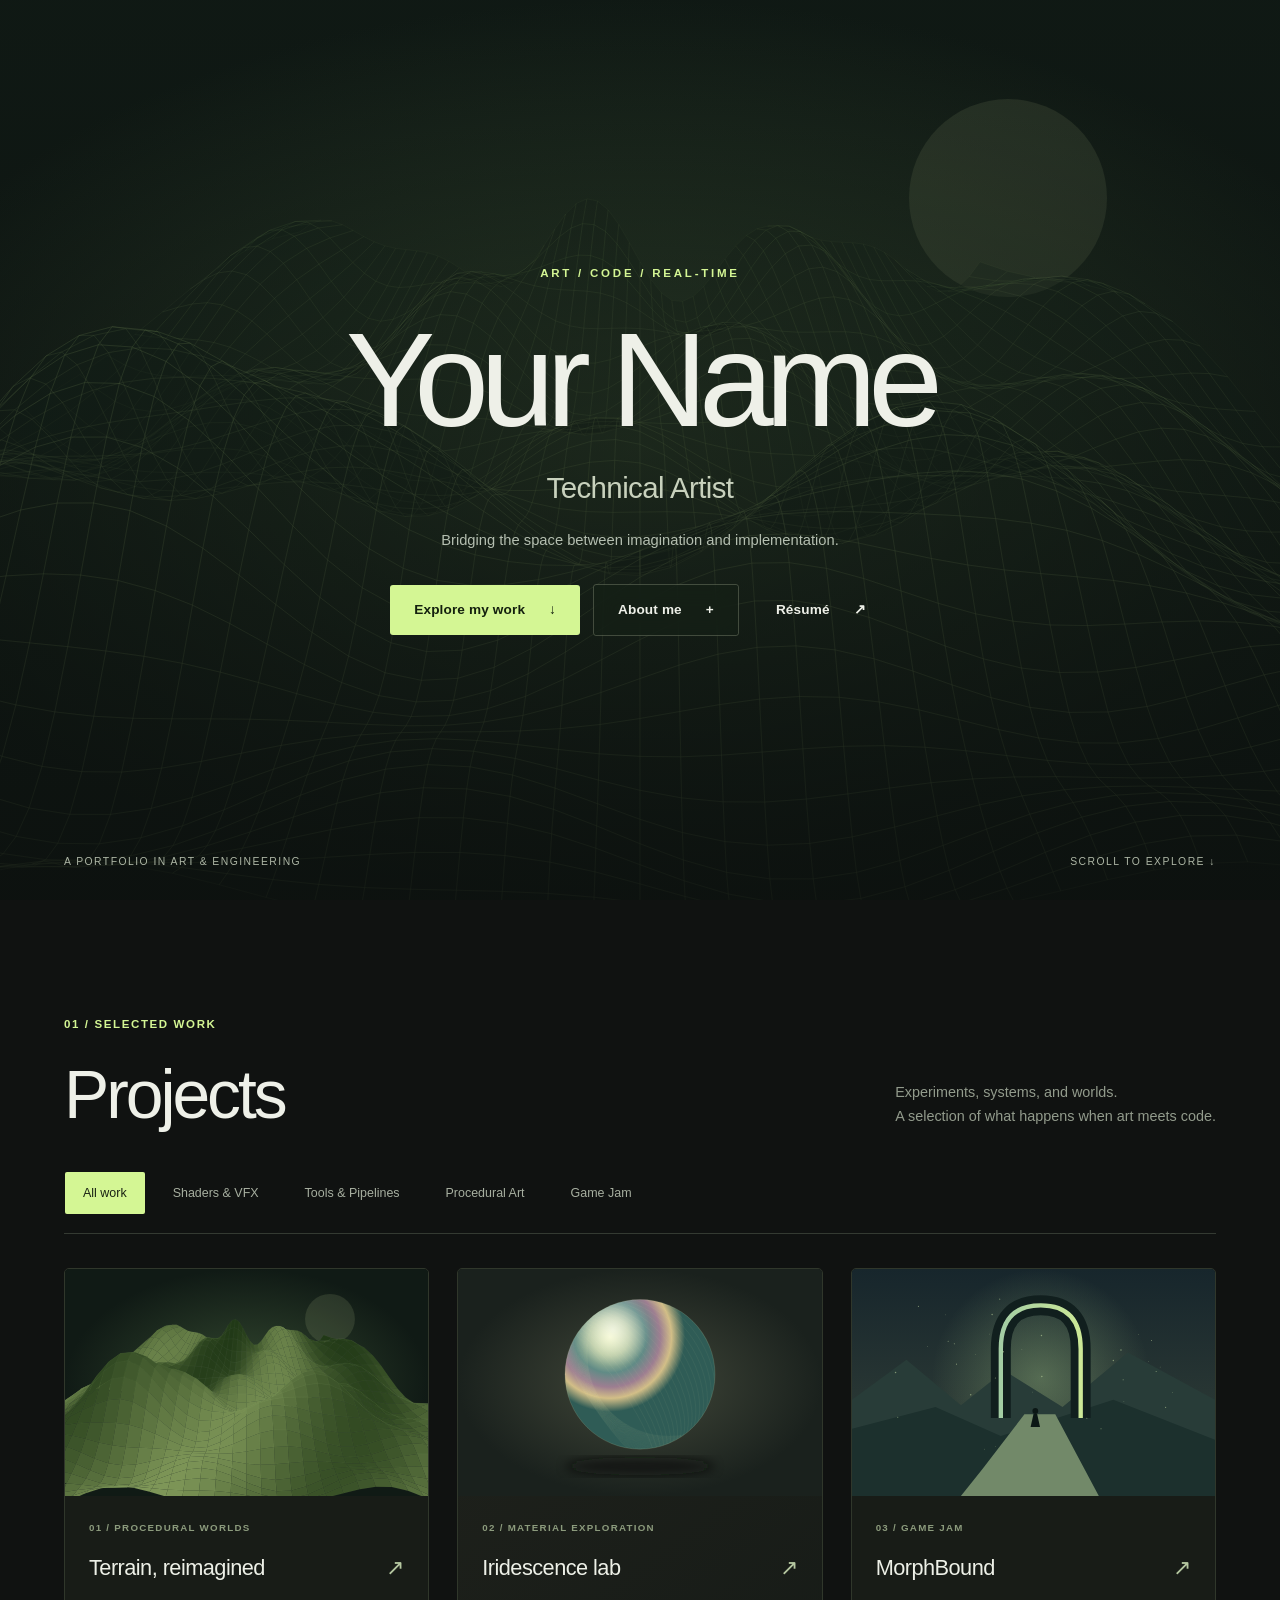
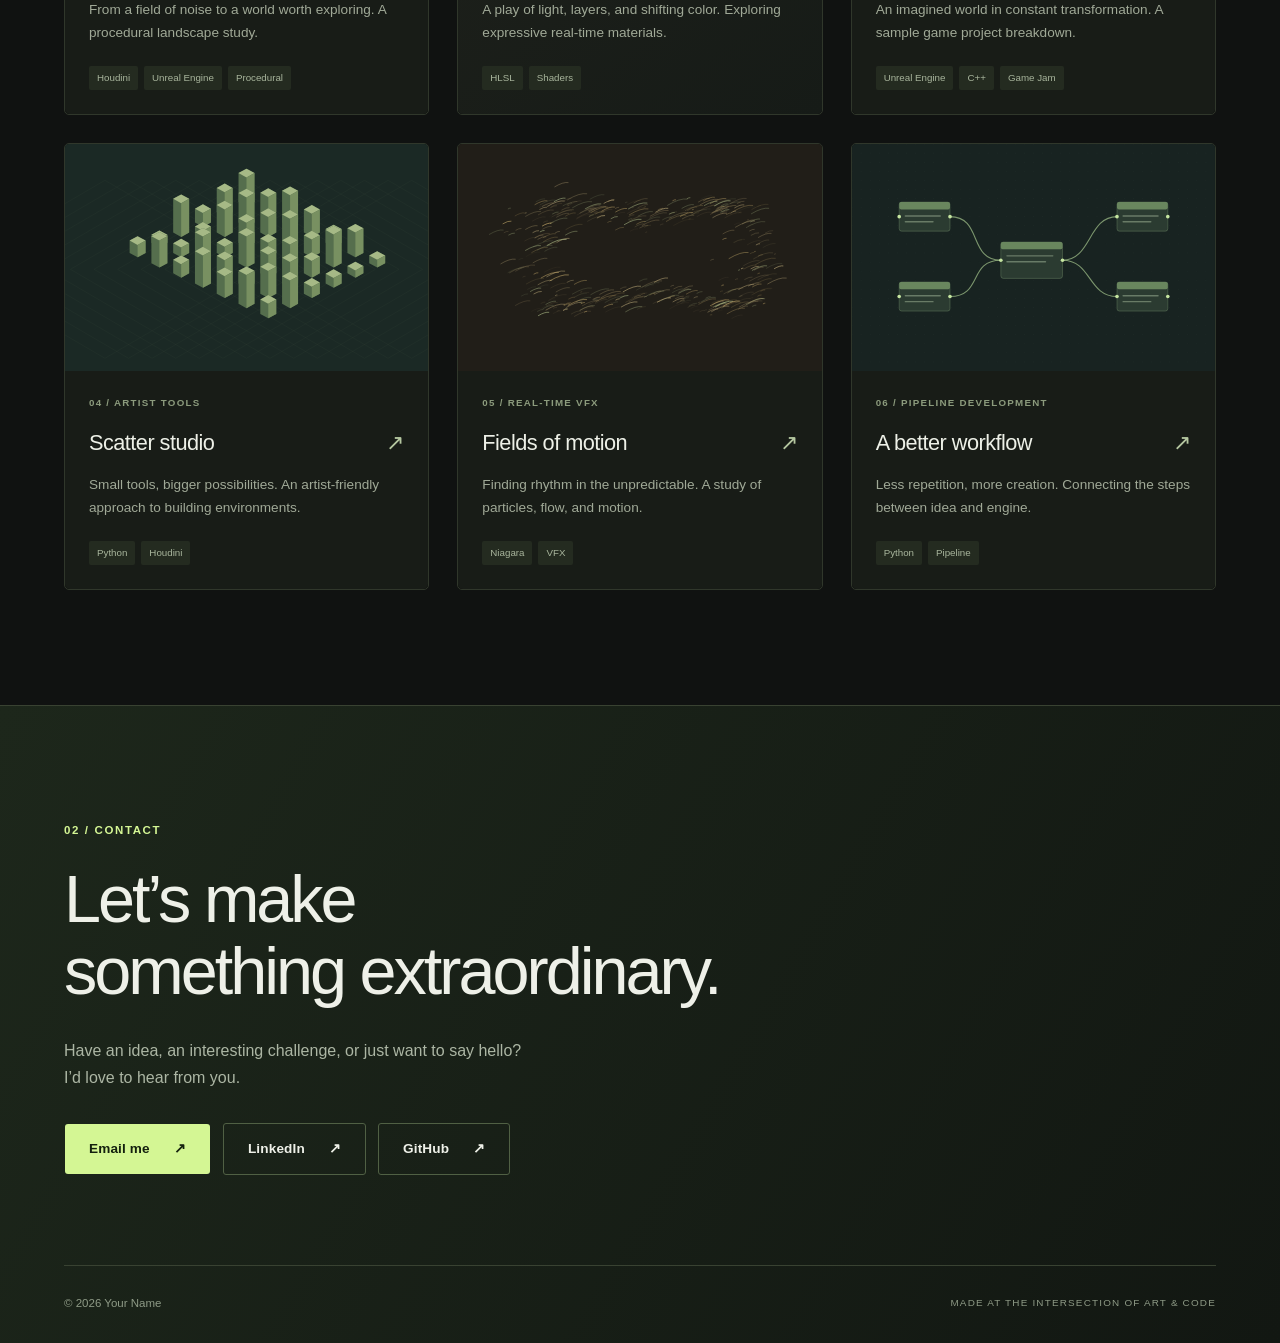
<file: index.html>
<!doctype html>
<html lang="en">
<head>
  <meta charset="utf-8">
  <meta name="viewport" content="width=device-width, initial-scale=1">
  <meta name="theme-color" content="#101211">
  <meta name="description" content="A technical artist portfolio exploring the intersection of art and engineering.">
  <title>Your Name — Technical Artist</title>
  <link rel="icon" href="assets/images/favicon.svg" type="image/svg+xml">
  <link rel="stylesheet" href="css/styles.css">
  <script defer src="config/global.js"></script>
  <script defer src="config/home.js"></script>
  <script defer src="config/projects.js"></script>
  <script defer src="config/project-content.js"></script>
  <script defer src="config/contact.js"></script>
  <script defer src="js/app.js"></script>
</head>
<body>
  <a class="skip-link" href="#projects">Skip to projects</a>
  <main id="portfolio"></main>
  <div id="overlay-root"></div>
  <div id="announcer" class="sr-only" role="status" aria-live="polite"></div>
  <noscript>This portfolio needs JavaScript to display its configurable content. Please enable JavaScript in your browser.</noscript>
</body>
</html>
</file>
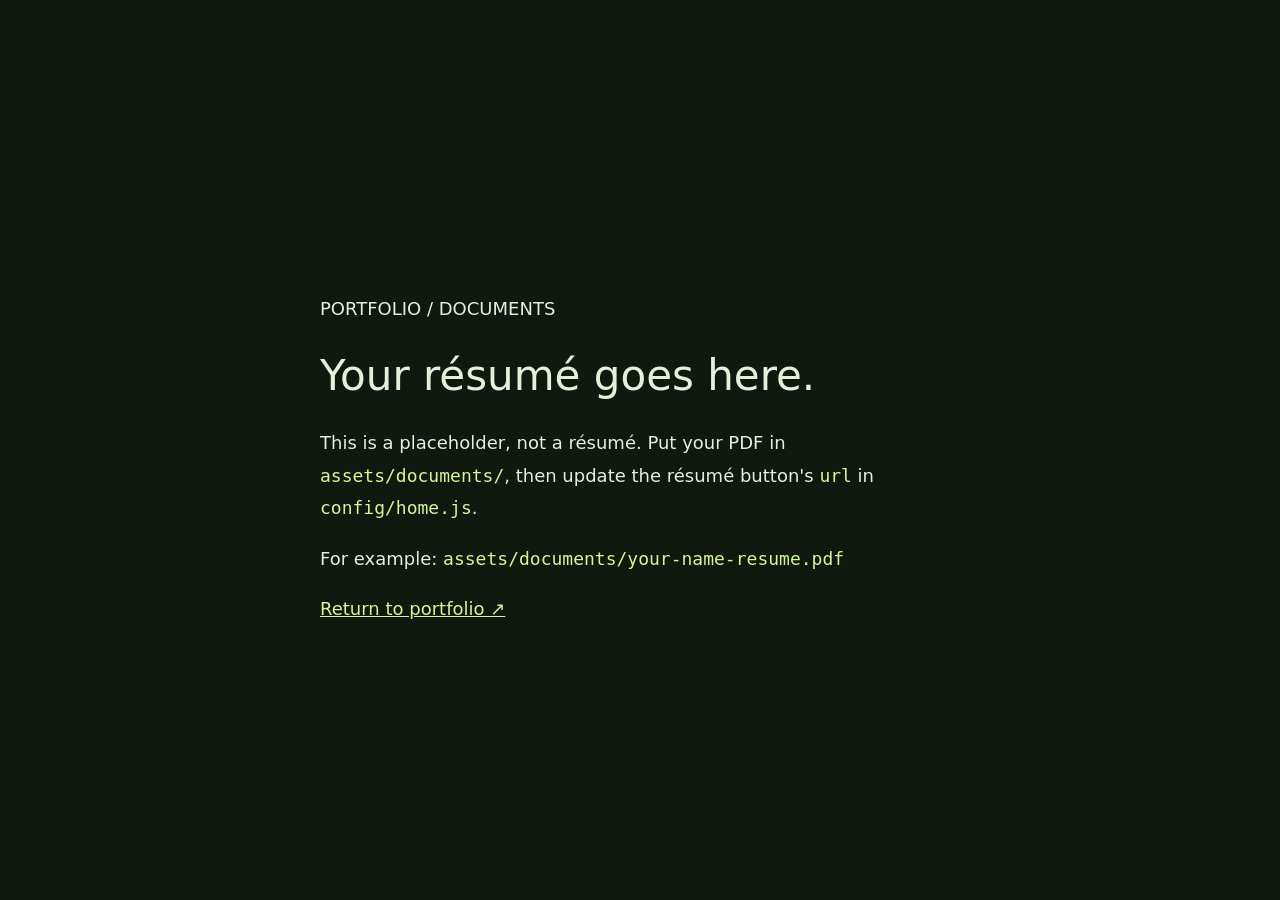
<file: assets/documents/resume-placeholder.html>
<!doctype html><html lang="en"><head><meta charset="utf-8"><meta name="viewport" content="width=device-width, initial-scale=1"><title>Replace your résumé</title><style>body{margin:0;background:#111810;color:#e5efd9;font:18px/1.8 system-ui,sans-serif;display:grid;place-items:center;min-height:100vh}main{max-width:640px;padding:40px}h1{font-size:42px;line-height:1.1;font-weight:500}code{color:#d4f694}a{color:#d4f694}</style></head><body><main><p>PORTFOLIO / DOCUMENTS</p><h1>Your résumé goes here.</h1><p>This is a placeholder, not a résumé. Put your PDF in <code>assets/documents/</code>, then update the résumé button's <code>url</code> in <code>config/home.js</code>.</p><p>For example: <code>assets/documents/your-name-resume.pdf</code></p><a href="../../index.html">Return to portfolio ↗</a></main></body></html>
</file>
<file: css/styles.css>
/* Layout only. Personal content, colors, typography, and component options live in config/. */
*, *::before, *::after { box-sizing: border-box; }
:root { color-scheme: dark; --font: "Segoe UI", Arial, sans-serif; --accent: #d4f694; --duration: 260ms; }
html { margin: 0; scroll-padding-top: 24px; }
body { margin: 0; font-family: var(--font); color: #eef0e8; background: #101211; min-width: 280px; }
body.modal-open { overflow: hidden; }
button, a, input { -webkit-tap-highlight-color: transparent; }
button { font: inherit; color: inherit; }
a { color: inherit; }
button, a { touch-action: manipulation; }
button { cursor: pointer; }
[hidden] { display: none !important; }
h1, h2, h3, h4, p, figure { margin: 0; }
img { display: block; width: 100%; height: 100%; }
picture { display: block; }
button:focus-visible, a:focus-visible, pre:focus-visible { outline: 2px solid var(--focus); outline-offset: 5px; }
section:focus, h3:focus, main:focus { outline: none; }
::selection { background: #b9dc7e; color: #172012; }
.surface { position: relative; isolation: isolate; }
.surface::before { content: ""; position: absolute; inset: 0; border-radius: inherit; background: var(--surface-bg, transparent); opacity: var(--surface-opacity, 1); z-index: -1; pointer-events: none; transition: opacity var(--duration); }
.button:hover::before, .project-card:hover::before { background: var(--surface-hover, var(--surface-bg)); opacity: var(--surface-hover-opacity, 1); }
.container { width: min(100%, var(--max-width)); margin-inline: auto; }
.section { padding: var(--section-gap) var(--page-pad); }
.eyebrow { margin-bottom: 24px; }
.hero { height: 100svh; min-height: 0; display: flex; align-items: center; justify-content: center; padding: 60px var(--page-pad); overflow: hidden; }
.hero-image, .hero-overlay { position: absolute; inset: 0; pointer-events: none; }
.hero-image { z-index: -1; }
.hero-image picture, .hero-image img { width: 100%; height: 100%; }
.hero-overlay { z-index: 0; }
.hero-content { z-index: 1; width: 100%; margin: auto; max-height: 100%; overflow-y: auto; scrollbar-width: thin; }
.hero-content .eyebrow { margin-bottom: 28px; }
.hero-role { margin-top: 16px; }
.hero-description { margin-top: 16px; }
.button-group { display: flex; flex-wrap: wrap; align-items: center; gap: 12px; }
.hero .button-group { justify-content: center; }
.button { display: inline-flex; align-items: center; justify-content: center; gap: 18px; color: inherit; text-decoration: none; background: transparent; border: 0; flex-shrink: 0; max-width: 100%; transition: transform var(--duration), border-color var(--duration); }
.button span { overflow-wrap: anywhere; }
.button:hover { transform: translateY(-2px); }
.button[aria-disabled="true"] { opacity: .5; cursor: default; }
.button-icon { flex-shrink: 0; }
.hero-footer { position: absolute; left: var(--page-pad); right: var(--page-pad); bottom: 30px; z-index: 1; display: flex; justify-content: space-between; gap: 24px; }
.section-heading { display: flex; align-items: flex-end; justify-content: space-between; gap: 32px; margin-bottom: 38px; }
.section-description { max-width: 370px; padding-bottom: 4px; }
.categories { display: flex; flex-wrap: wrap; margin-bottom: 34px; padding-block: 0 18px; border-bottom: 1px solid var(--line); }
.project-panel { scroll-margin-top: 22px; }
.project-grid { display: grid; grid-template-columns: repeat(var(--desktop-columns, 3), minmax(0, 1fr)); align-items: stretch; }
.project-card { overflow: hidden; display: flex; flex-direction: column; transition: transform var(--duration), border-color var(--duration); }
.project-card:hover { transform: translateY(-5px); }
.project-card:focus-within { outline: 2px solid var(--focus); outline-offset: 5px; }
.card-thumbnail { overflow: hidden; }
.card-thumbnail img { transition: transform 600ms; }
.project-card:hover .card-thumbnail img { transform: scale(1.035); }
.card-body { flex: 1; display: flex; flex-direction: column; }
.card-kicker { margin-bottom: 14px; }
.card-title-line { display: flex; align-items: center; justify-content: space-between; gap: 12px; }
.card-arrow { flex-shrink: 0; }
.card-description { margin-top: 12px; margin-bottom: 22px; }
.tags { display: flex; flex-wrap: wrap; align-items: center; gap: 6px; margin-top: auto; }
.tag { display: inline-flex; max-width: 100%; }
.tag span { overflow-wrap: anywhere; }
.card-action { position: absolute; inset: 0; z-index: 2; width: 100%; border: 0; background: transparent; border-radius: inherit; }
.card-action:focus { outline: none; }
.empty-state { padding: 40px 0; }
.detail-navigation { display: flex; align-items: center; justify-content: space-between; gap: 20px; padding: 20px 0; border-bottom: 1px solid var(--line); margin-bottom: 36px; }
.breadcrumb { overflow-wrap: anywhere; }
.detail-title { margin-bottom: 22px; }
.detail-intro { max-width: 850px; margin-bottom: 38px; }
.content-section { margin-bottom: 28px; }
.content-title { margin-bottom: 16px; }
.content-description { max-width: 900px; margin-bottom: 28px; }
.media-grid { display: grid; grid-template-columns: repeat(var(--media-columns, 2), minmax(0, 1fr)); gap: 16px; }
.code-grid { grid-template-columns: minmax(0, 1fr); }
.media-image, .media-video { min-width: 0; }
.image-trigger { display: block; width: 100%; border: 0; padding: 0; background: transparent; overflow: hidden; border-radius: var(--radius); cursor: zoom-in; }
figcaption { margin-top: 12px; }
.video-stage { position: relative; background: #0d120c; border-radius: var(--radius); overflow: hidden; display: grid; place-items: center; }
.video-stage picture { position: absolute; inset: 0; }
.video-stage picture::after { content: ""; position: absolute; inset: 0; background: #0004; }
.video-stage iframe { width: 100%; height: 100%; position: absolute; inset: 0; border: 0; }
.video-play { z-index: 1; }
.video-error { padding: 24px; }
.code-block { overflow: hidden; border: 1px solid var(--line); border-radius: var(--radius); min-width: 0; }
.code-header { display: flex; justify-content: space-between; align-items: center; gap: 16px; padding: 12px 20px; border-bottom: 1px solid var(--line); }
pre { margin: 0; padding: 24px; overflow-x: auto; tab-size: 4; }
code { display: block; }
.contact { padding-bottom: 30px; }
.contact-title { max-width: 1100px; margin-bottom: 30px; }
.contact-description { margin-bottom: 32px; }
.contact-footer { display: flex; align-items: center; justify-content: space-between; gap: 24px; margin-top: 90px; padding-top: 28px; }
.back-top { position: fixed; bottom: 24px; right: 24px; z-index: 20; box-shadow: 0 8px 30px #0005; }
.content-popup { position: fixed; left: 50%; bottom: 0; transform: translate(-50%, 105%); z-index: 40; overflow-y: auto; overscroll-behavior: contain; transition: transform var(--duration) cubic-bezier(.2,.7,.2,1); outline: none; }
.content-popup.is-open { transform: translate(-50%, 0); }
.popup-close { position: sticky; float: right; top: 0; margin: -8px -8px 10px 18px; z-index: 2; }
.popup-title { max-width: 1000px; padding-right: 48px; margin-bottom: 24px; }
.popup-content { max-width: 1100px; }
.content-popup .button-group:not(:empty) { margin-top: 28px; }
.content-popup .eyebrow { padding-right: 64px; }
.lightbox { position: fixed; inset: 0; margin: 0; width: 100vw; max-width: 100vw; height: 100dvh; max-height: 100dvh; border: 0; cursor: zoom-out; overflow: hidden; }
.lightbox[open] { display: flex; flex-direction: column; align-items: center; justify-content: center; gap: 16px; }
.lightbox::backdrop { background: #000c; }
.lightbox picture { width: 100%; height: 100%; min-height: 0; flex: 1; }
.lightbox img { object-fit: contain; }
.lightbox-close { align-self: flex-end; flex-shrink: 0; }
.lightbox-caption { flex-shrink: 0; }
.skip-link { position: fixed; left: 16px; top: -80px; z-index: 100; background: var(--accent); color: #172012; padding: 12px 20px; }
.skip-link:focus { top: 16px; }
.skip-link:not(:focus) { clip-path: inset(50%); }
.sr-only { position: absolute; width: 1px; height: 1px; padding: 0; margin: -1px; overflow: hidden; clip: rect(0,0,0,0); white-space: nowrap; border: 0; }
.copy-helper { position: fixed; left: -9999px; top: 0; }
.image-error { min-height: 120px; color: var(--accent); background: #1b2417; }
@media (min-width: 1900px) { .hero-content { transform: scale(1.08); } }
@media (max-width: 1050px) {
  .project-grid { grid-template-columns: repeat(var(--tablet-columns, 2), minmax(0, 1fr)); }
  .section-heading { align-items: flex-start; }
  .section-description { max-width: 290px; }
}
@media (max-width: 650px) {
  .hero { padding-top: 42px; padding-bottom: 80px; }
  .hero-content .eyebrow { margin-bottom: 22px; }
  .hero-description { max-width: 320px; margin-inline: auto; }
  .hero .button-group { gap: 8px !important; }
  .hero .button { padding: 13px 16px !important; gap: 12px !important; }
  .hero-footer { bottom: 22px; justify-content: center; }
  .hero-footer > :first-child { display: none; }
  .section-heading { flex-direction: column; gap: 20px; }
  .section-description { max-width: none; }
  .project-grid { grid-template-columns: repeat(var(--mobile-columns, 1), minmax(0, 1fr)); }
  .categories .button { padding: 10px 12px !important; }
  .media-grid { grid-template-columns: minmax(0, 1fr); }
  .detail-navigation { align-items: flex-start; flex-wrap: wrap; }
  .detail-navigation .button { min-height: 44px; }
  .contact-footer { flex-direction: column; align-items: flex-start; margin-top: 64px; padding-right: 40px; }
  .back-top { bottom: 16px; right: 16px; }
  .popup-title { padding-right: 28px; }
  pre { padding: 16px; }
}
@media (max-height: 600px) and (min-width: 651px) {
  .hero { padding-block: 24px 52px; }
  .hero-name { font-size: clamp(48px, 12vh, 80px) !important; }
  .hero-content .eyebrow { margin-bottom: 12px; }
  .hero-role, .hero-description { margin-top: 8px; }
  .hero .button-group { margin-top: 18px !important; }
  .hero-footer { bottom: 16px; }
}
@media (prefers-reduced-motion: reduce) {
  *, *::before, *::after { transition-duration: 0ms !important; animation-duration: 0ms !important; scroll-behavior: auto !important; }
}
</file>
